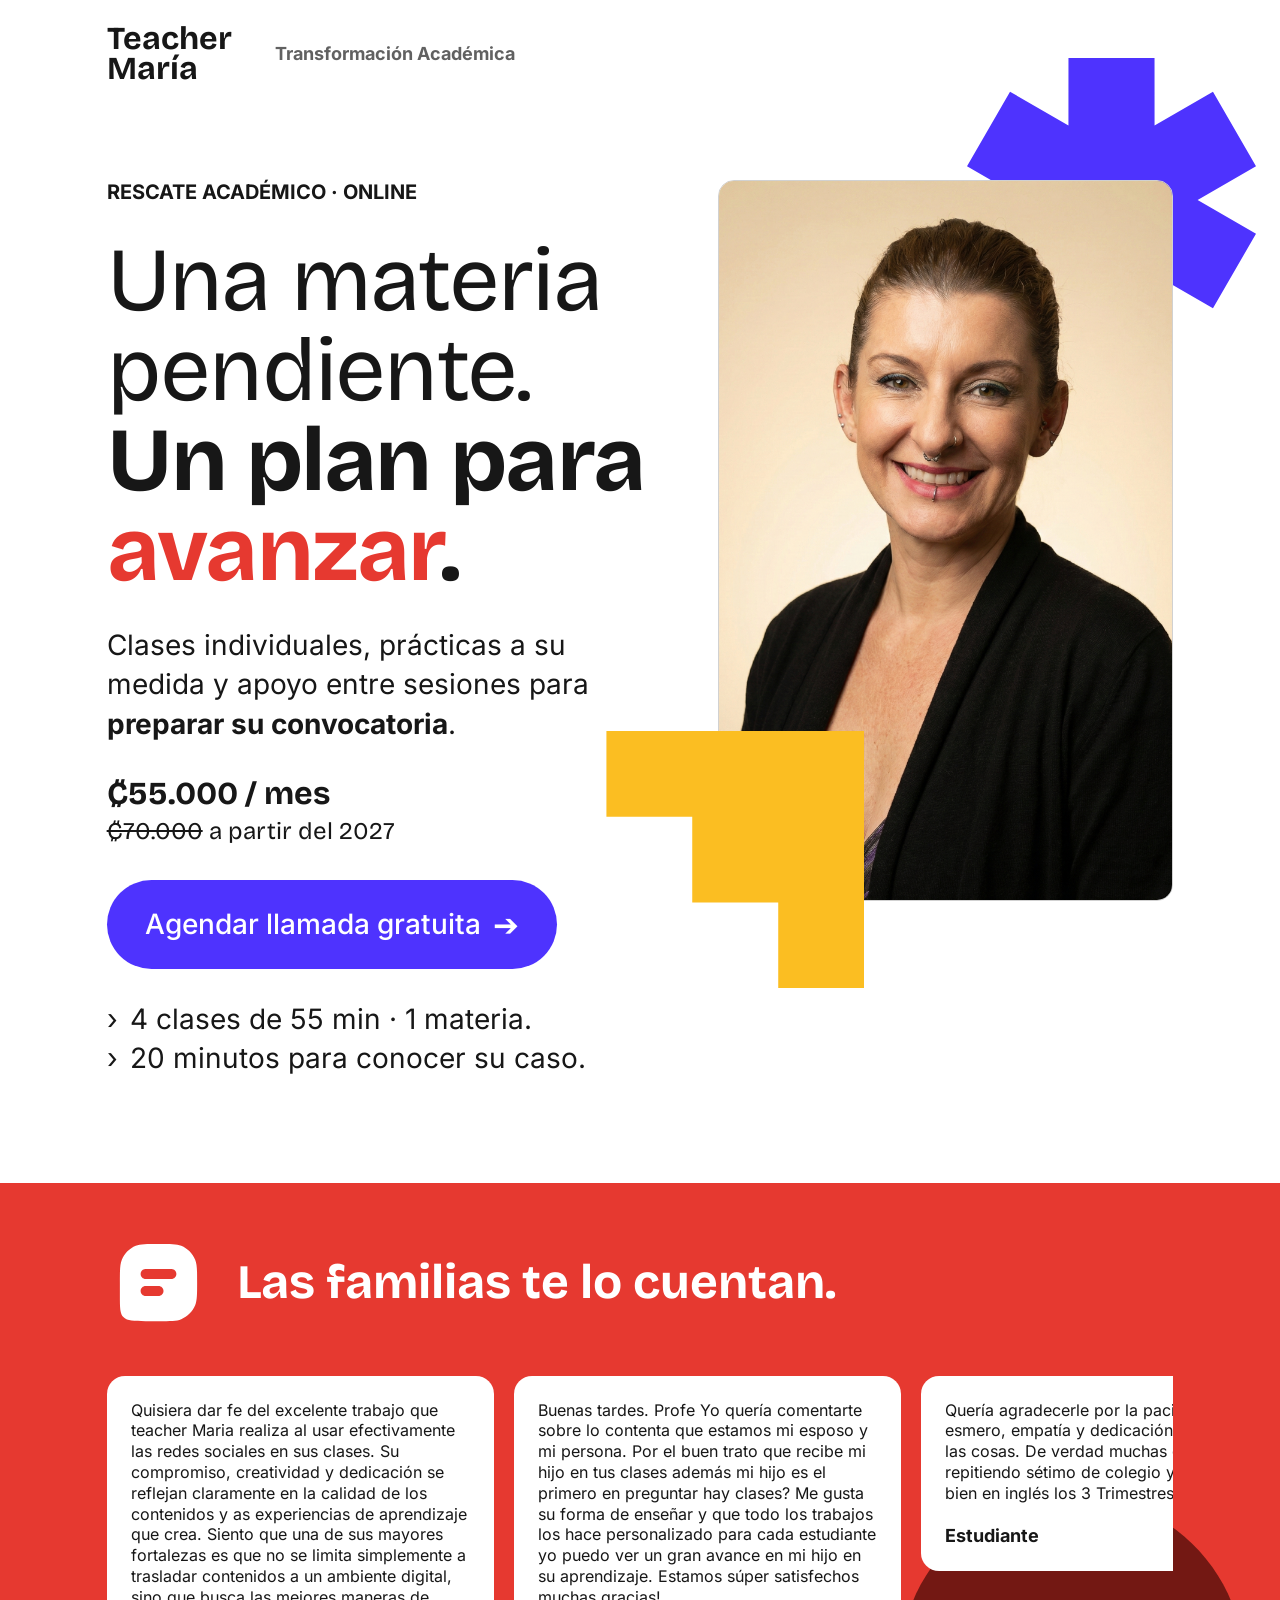
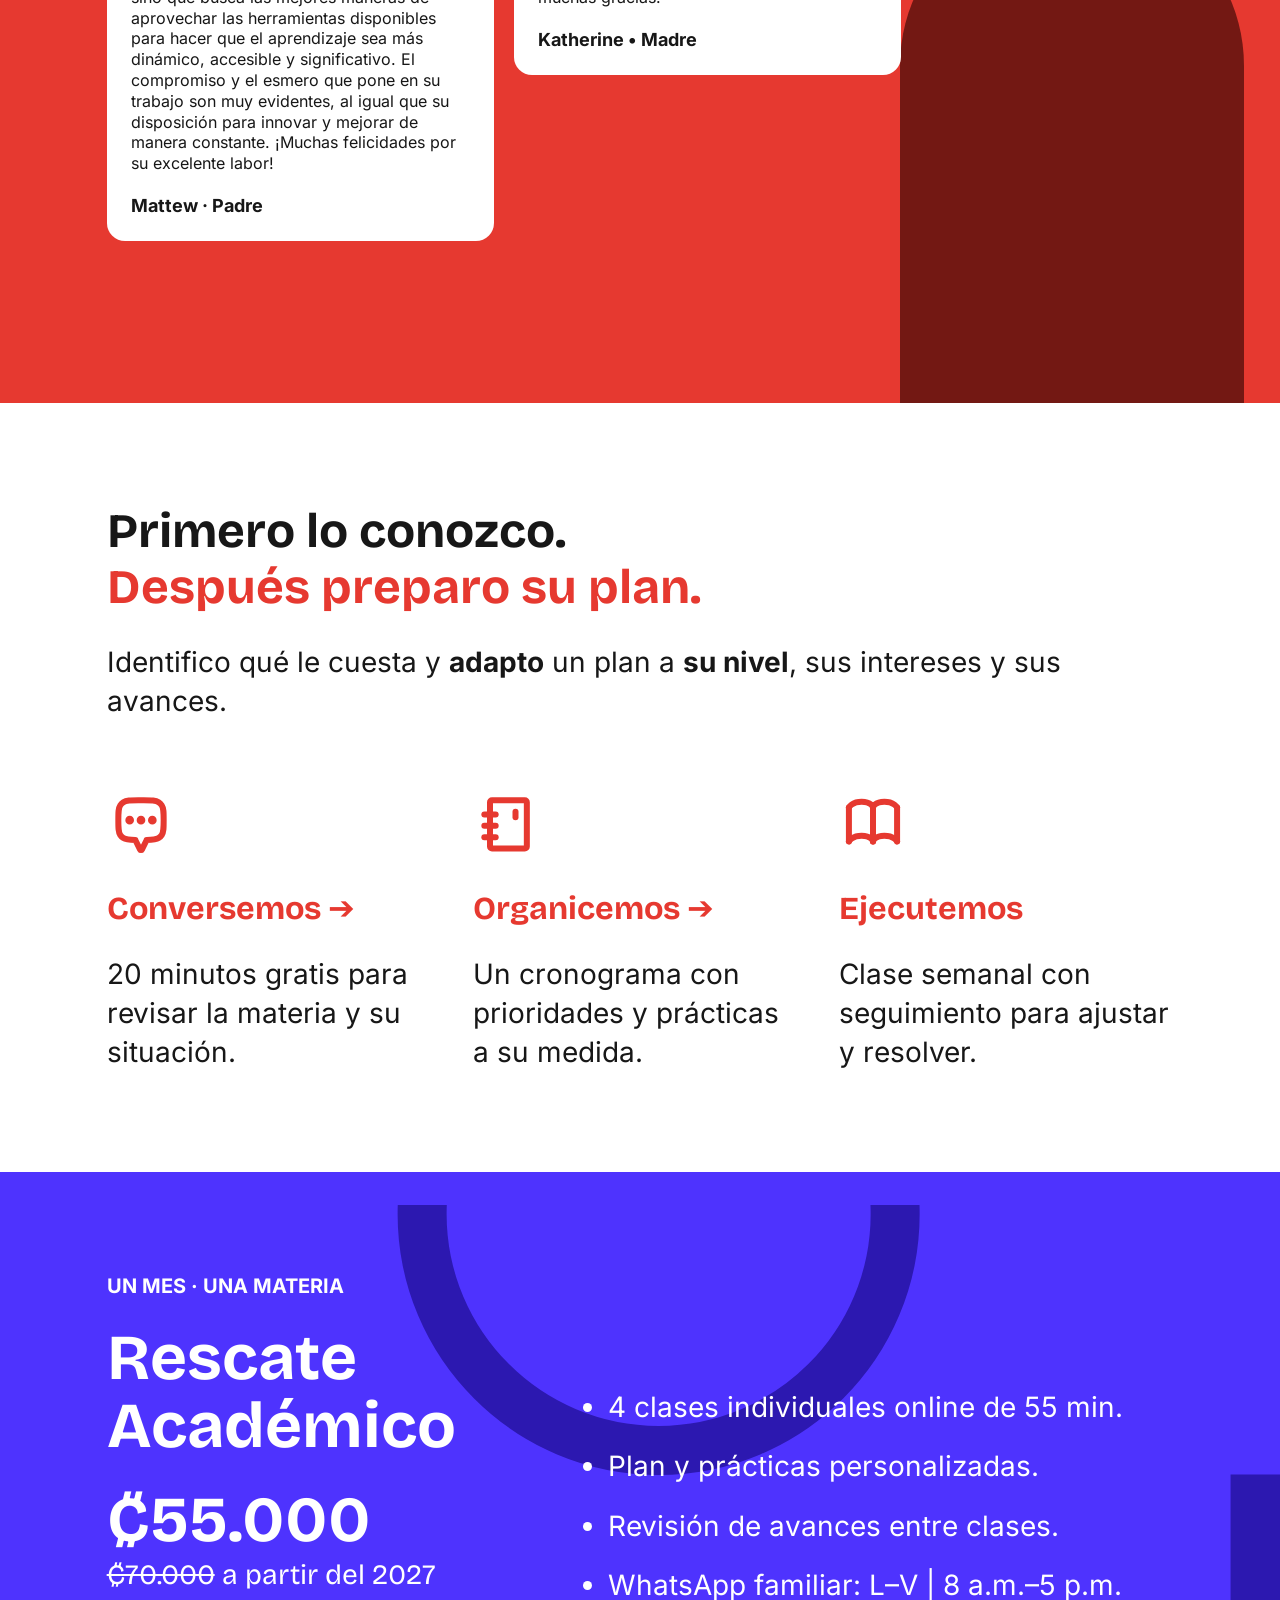
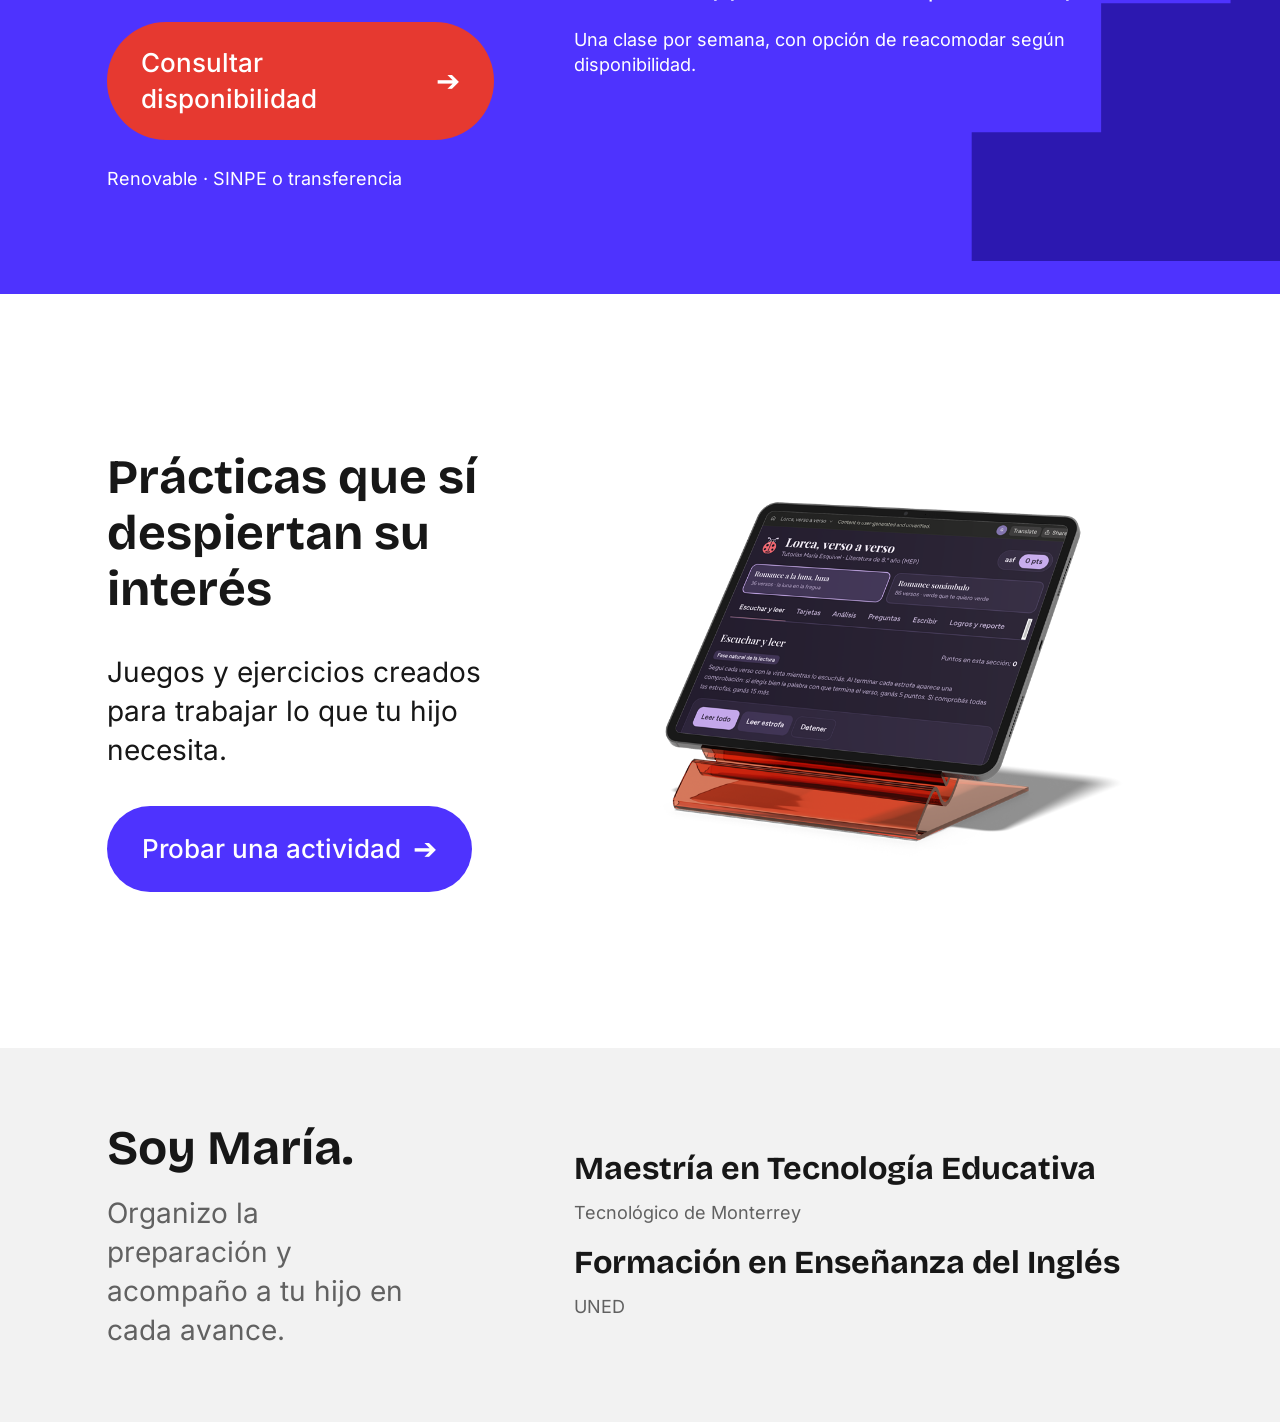
<file: index.html>
<!doctype html>
<html lang="es-CR">
<head>
  <meta charset="utf-8">
  <meta name="viewport" content="width=device-width, initial-scale=1">
  <meta name="theme-color" content="#4e33fe">
  <title>Teacher María · Rescate Académico</title>
  <meta name="description" content="Clases individuales online, prácticas a su medida y apoyo entre sesiones para preparar su convocatoria. Rescate Académico con Teacher María.">
  <meta property="og:title" content="Teacher María · Rescate Académico">
  <meta property="og:description" content="Una materia pendiente. Un plan para avanzar. Clases individuales online y prácticas personalizadas.">
  <meta property="og:type" content="website">
  <meta property="og:locale" content="es_CR">
  <link rel="preload" href="assets/fonts/bricolage-bold.ttf" as="font" type="font/ttf" crossorigin>
  <link rel="stylesheet" href="styles.css">
  <script src="script.js" defer></script>
</head>
<body>
  <a class="skip-link" href="#contenido">Saltar al contenido</a>
  <header class="site-header container">
    <a class="brand" href="./" aria-label="Teacher María, inicio">Teacher<br>María</a>
    <p class="brand-tagline">Transformación Académica</p>
  </header>
  <main id="contenido">
    <section class="hero" aria-labelledby="hero-title">
      <div class="hero-inner container">
        <div class="hero-copy">
          <p class="eyebrow">RESCATE ACADÉMICO · ONLINE</p>
          <h1 id="hero-title"><span class="hero-regular">Una materia<br>pendiente.</span><br>Un plan para<br><span class="red">avanzar</span>.</h1>
          <p class="hero-description">Clases individuales, prácticas a su medida y apoyo entre sesiones para <strong>preparar su convocatoria</strong>.</p>
          <div class="hero-price"><p class="current-price">₡55.000 / mes</p><p class="future-price"><s>₡70.000</s> a partir del 2027</p></div>
          <a class="button button-purple" href="https://wa.me/50663032871" target="_blank" rel="noopener noreferrer">Agendar llamada gratuita <span aria-hidden="true">➔</span></a>
          <ul class="hero-details"><li>4 clases de 55 min · 1 materia.</li><li>20 minutos para conocer su caso.</li></ul>
        </div>
        <div class="hero-visual">
          <div class="asterisk-position" aria-hidden="true"><img class="hero-asterisk" src="assets/images/asterisk.svg" alt="" width="289.048" height="284.064"></div>
          <img class="portrait" src="assets/images/maria.png" alt="María, docente de Rescate Académico" width="516" height="817" fetchpriority="high">
          <div class="stairs-position" aria-hidden="true"><div class="stairs-float"><img src="assets/images/stairs.svg" alt="" width="258.246" height="257.109"></div></div>
        </div>
      </div>
    </section>
    <section class="testimonials" aria-labelledby="familias-title">
      <div class="container testimonials-heading">
        <div class="section-title"><span class="testimonial-icon" aria-hidden="true"><img src="assets/images/chat-fill.svg" alt="" width="103" height="103"></span><h2 id="familias-title">Las familias te lo cuentan.</h2></div>
      </div>
      <div class="door-position" aria-hidden="true"><img src="assets/images/door.svg" alt="" width="343.575" height="508"></div>
      <div class="testimonial-window" tabindex="0" role="region" aria-label="Testimonios de familias.">
        <div class="testimonial-track">
          <div class="testimonial-group">
            <figure class="testimonial-card"><blockquote><p>Quisiera dar fe del excelente trabajo que teacher Maria realiza al usar efectivamente las redes sociales en sus clases. Su compromiso, creatividad y dedicación se reflejan claramente en la calidad de los contenidos y as experiencias de aprendizaje que crea. Siento que una de sus mayores fortalezas es que no se limita simplemente a trasladar contenidos a un ambiente digital, sino que busca las mejores maneras de aprovechar las herramientas disponibles para hacer que el aprendizaje sea más dinámico, accesible y significativo. El compromiso y el esmero que pone en su trabajo son muy evidentes, al igual que su disposición para innovar y mejorar de manera constante. ¡Muchas felicidades por su excelente labor!</p></blockquote><figcaption>Mattew · Padre</figcaption></figure>
            <figure class="testimonial-card"><blockquote><p>Buenas tardes. Profe Yo quería comentarte sobre lo contenta que estamos mi esposo y mi persona. Por el buen trato que recibe mi hijo en tus clases además mi hijo es el primero en preguntar hay clases? Me gusta su forma de enseñar y que todo los trabajos los hace personalizado para cada estudiante yo puedo ver un gran avance en mi hijo en su aprendizaje. Estamos súper satisfechos muchas gracias!</p></blockquote><figcaption>Katherine • Madre</figcaption></figure>
            <figure class="testimonial-card"><blockquote><p>Quería agradecerle por la paciencia, esmero, empatía y dedicación con que hace las cosas. De verdad muchas gracias, estoy repitiendo sétimo de colegio y este año voy bien en inglés los 3 Trimestres.</p></blockquote><figcaption>Estudiante</figcaption></figure>
            <figure class="testimonial-card"><blockquote><p>Una excelente Teacher hace la diferencia Quiero expresar mi más sincero agradecimiento y reconocimiento a Teacher María por el excelente trabajo que ha realizado con mi hija durante sus lecciones individuales. Su paciencia, dedicación, cariño y compromiso han sido fundamentales en el proceso de aprendizaje. Cada lección ha sido preparada con esmero, tomando en cuenta las necesidades y el ritmo de aprendizaje de la niña, logrando no solo avances académicos, sino también mayor confianza y motivación. Gracias por enseñar con vocación, por creer en sus capacidades y por acompañarla con tanta entrega en cada paso de este proceso. Sin duda, Teacher María es comprometida y dedicada, que recomiendo totalmente, cómo madre de familia.</p></blockquote><figcaption>Glenda • Madre</figcaption></figure>
            <figure class="testimonial-card"><blockquote><p>Mi experiencia con mi Teacher María, es la mejor. Me gustan muchísimo sus clases y, sobre todo, su forma de ser. Es divertida, atenta y muy paciente, que siempre busca que las lecciones sean diferentes, dinámicas y entretenidas. Me encanta que se adapte a la forma de aprender de cada estudiante y que haga que uno se sienta cómodo y con ganas de seguir aprendiendo. Cada clase es una experiencia bonita, porque además de aprender, disfruto mucho el tiempo que compartimos. Estoy muy agradecida por su dedicación, paciencia y por hacer que aprender sea algo tan divertido y especial. Yo la amo!!</p></blockquote><figcaption>Estudiante</figcaption></figure>
          </div>
        </div>
      </div>
    </section>
    <section class="method container section-space" aria-labelledby="method-title">
      <h2 id="method-title">Primero lo conozco.<br><span class="red">Después preparo su plan.</span></h2>
      <p class="method-description">Identifico qué le cuesta y <strong>adapto</strong> un plan a <strong>su nivel</strong>, sus intereses y sus avances.</p>
      <div class="steps">
        <article class="step"><div class="step-icon chat-motion" aria-hidden="true"><img src="assets/images/chat.svg" alt="" width="68" height="68"></div><h3>Conversemos <span aria-hidden="true">➔</span></h3><p>20 minutos gratis para revisar la materia y su situación.</p></article>
        <article class="step"><div class="step-icon notebook-motion" aria-hidden="true"><img src="assets/images/notebook.svg" alt="" width="68" height="68"></div><h3>Organicemos <span aria-hidden="true">➔</span></h3><p>Un cronograma con prioridades y prácticas<br class="desktop-break"> a su medida.</p></article>
        <article class="step"><div class="step-icon book-motion" aria-hidden="true"><img src="assets/images/book.svg" alt="" width="68" height="68"></div><h3>Ejecutemos</h3><p>Clase semanal con seguimiento para ajustar y resolver.</p></article>
      </div>
    </section>
    <section class="program" aria-labelledby="program-title">
      <div class="program-art" aria-hidden="true"><img src="assets/images/program-background.svg" alt="" width="1440" height="656"></div>
      <div class="container program-inner">
        <div class="program-price"><p class="eyebrow">UN MES · UNA MATERIA</p><h2 id="program-title">Rescate<br>Académico</h2><div><p class="program-amount">₡55.000</p><p class="future-price"><s>₡70.000</s> a partir del 2027</p></div><a class="button button-red" href="https://wa.me/50663032871" target="_blank" rel="noopener noreferrer">Consultar disponibilidad <span aria-hidden="true">➔</span></a><p class="small">Renovable · SINPE o transferencia</p></div>
        <div class="program-benefits"><ul><li>4 clases individuales online de 55 min.</li><li>Plan y prácticas personalizadas.</li><li>Revisión de avances entre clases.</li><li>WhatsApp familiar: L–V | 8 a.m.–5 p.m.</li></ul><p class="small">Una clase por semana, con opción de reacomodar según disponibilidad.</p></div>
      </div>
    </section>
    <section class="demo container section-space" aria-labelledby="demo-title">
      <div class="demo-copy"><h2 id="demo-title">Prácticas que sí<br>despiertan su<br>interés</h2><p>Juegos y ejercicios creados para trabajar lo que tu hijo necesita.</p>
        <!-- ACTIVIDAD_URL: reemplazar ÚNICAMENTE el href por la URL definitiva de la actividad. -->
        <a class="button button-purple" id="activity-link" href="https://www.teachermaria.co/ejemplo">Probar una actividad <span aria-hidden="true">➔</span></a>
      </div>
      <div class="demo-visual"><img src="assets/images/activity.png" alt="Vista de una actividad interactiva en una tableta con soporte naranja" width="1280" height="853" loading="lazy"></div>
    </section>
    <section class="about" aria-labelledby="about-title"><div class="container about-inner"><div class="about-copy"><h2 id="about-title">Soy María.</h2><p>Organizo la preparación y acompaño a tu hijo en cada avance.</p></div><div class="credentials"><div><h3>Maestría en Tecnología Educativa</h3><p>Tecnológico de Monterrey</p></div><div><h3>Formación en Enseñanza del Inglés</h3><p>UNED</p></div></div></div></section>
  </main>
</body>
</html>
</file>
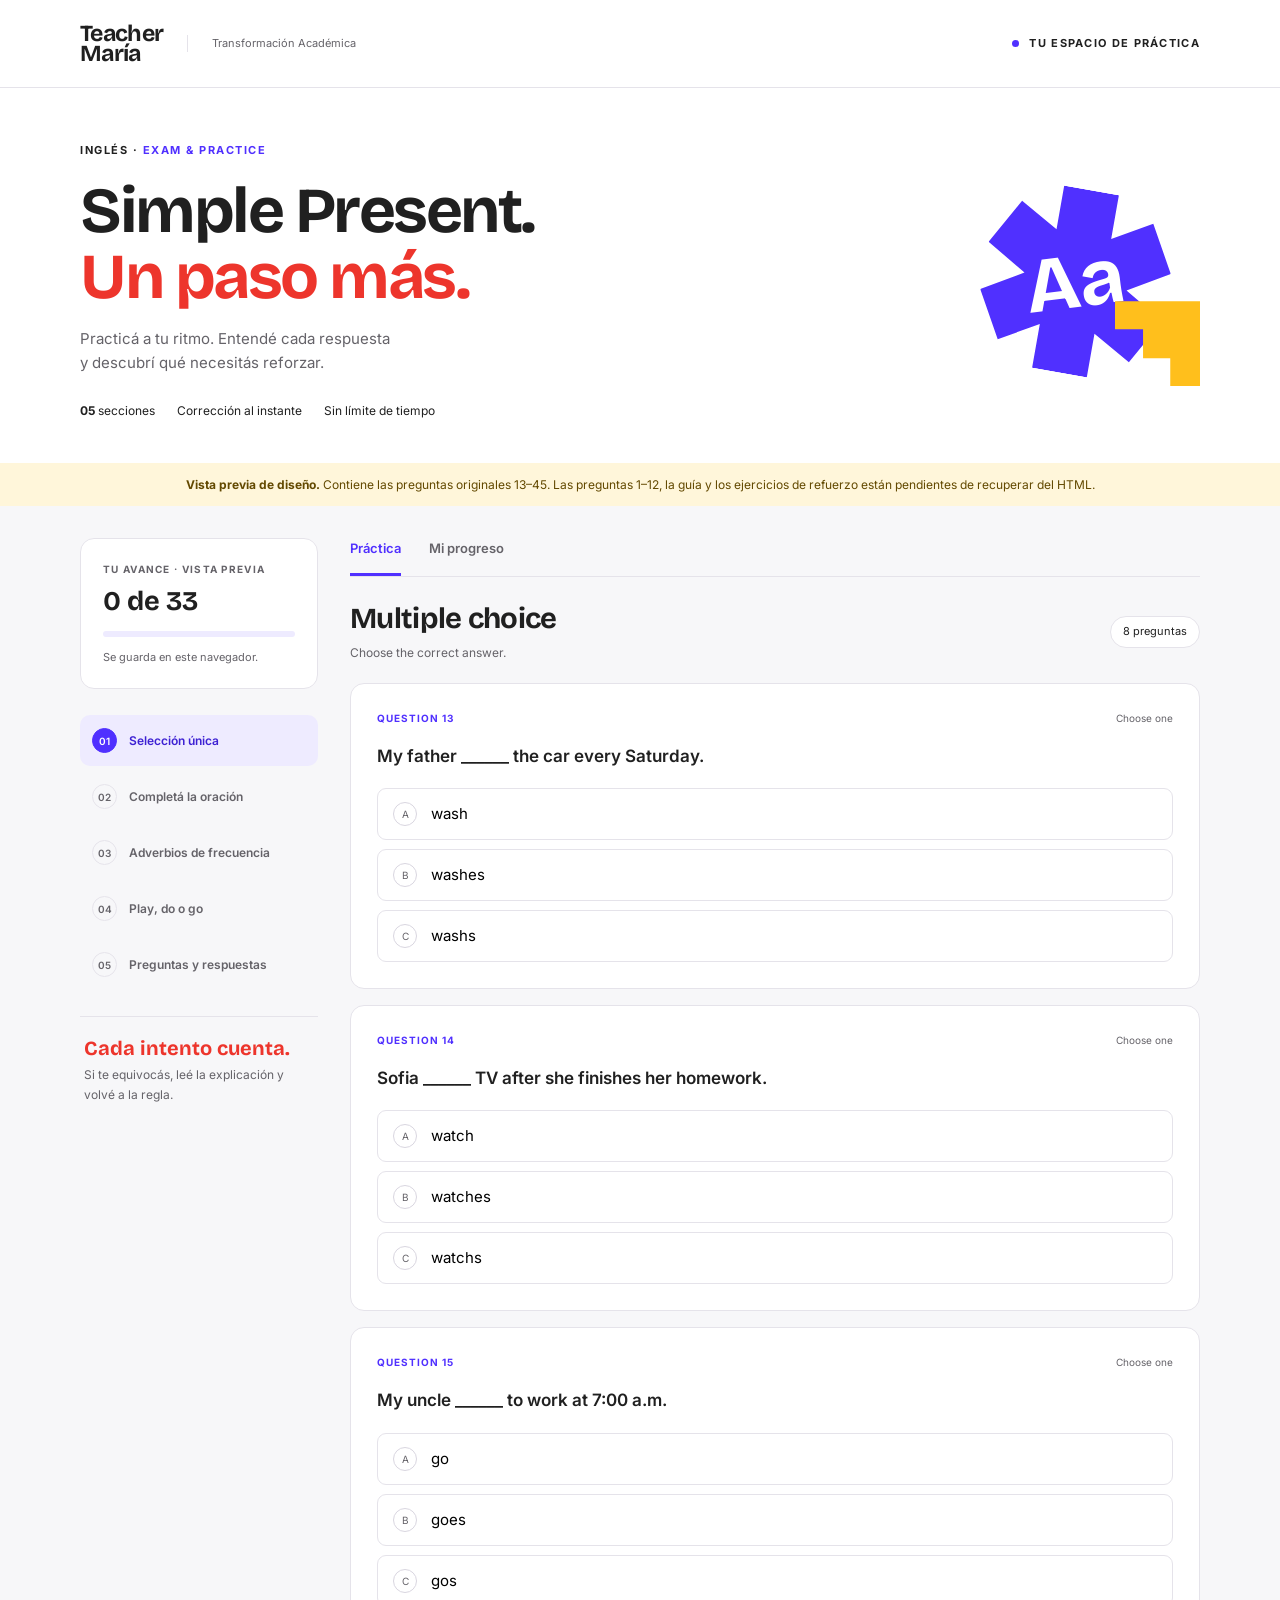
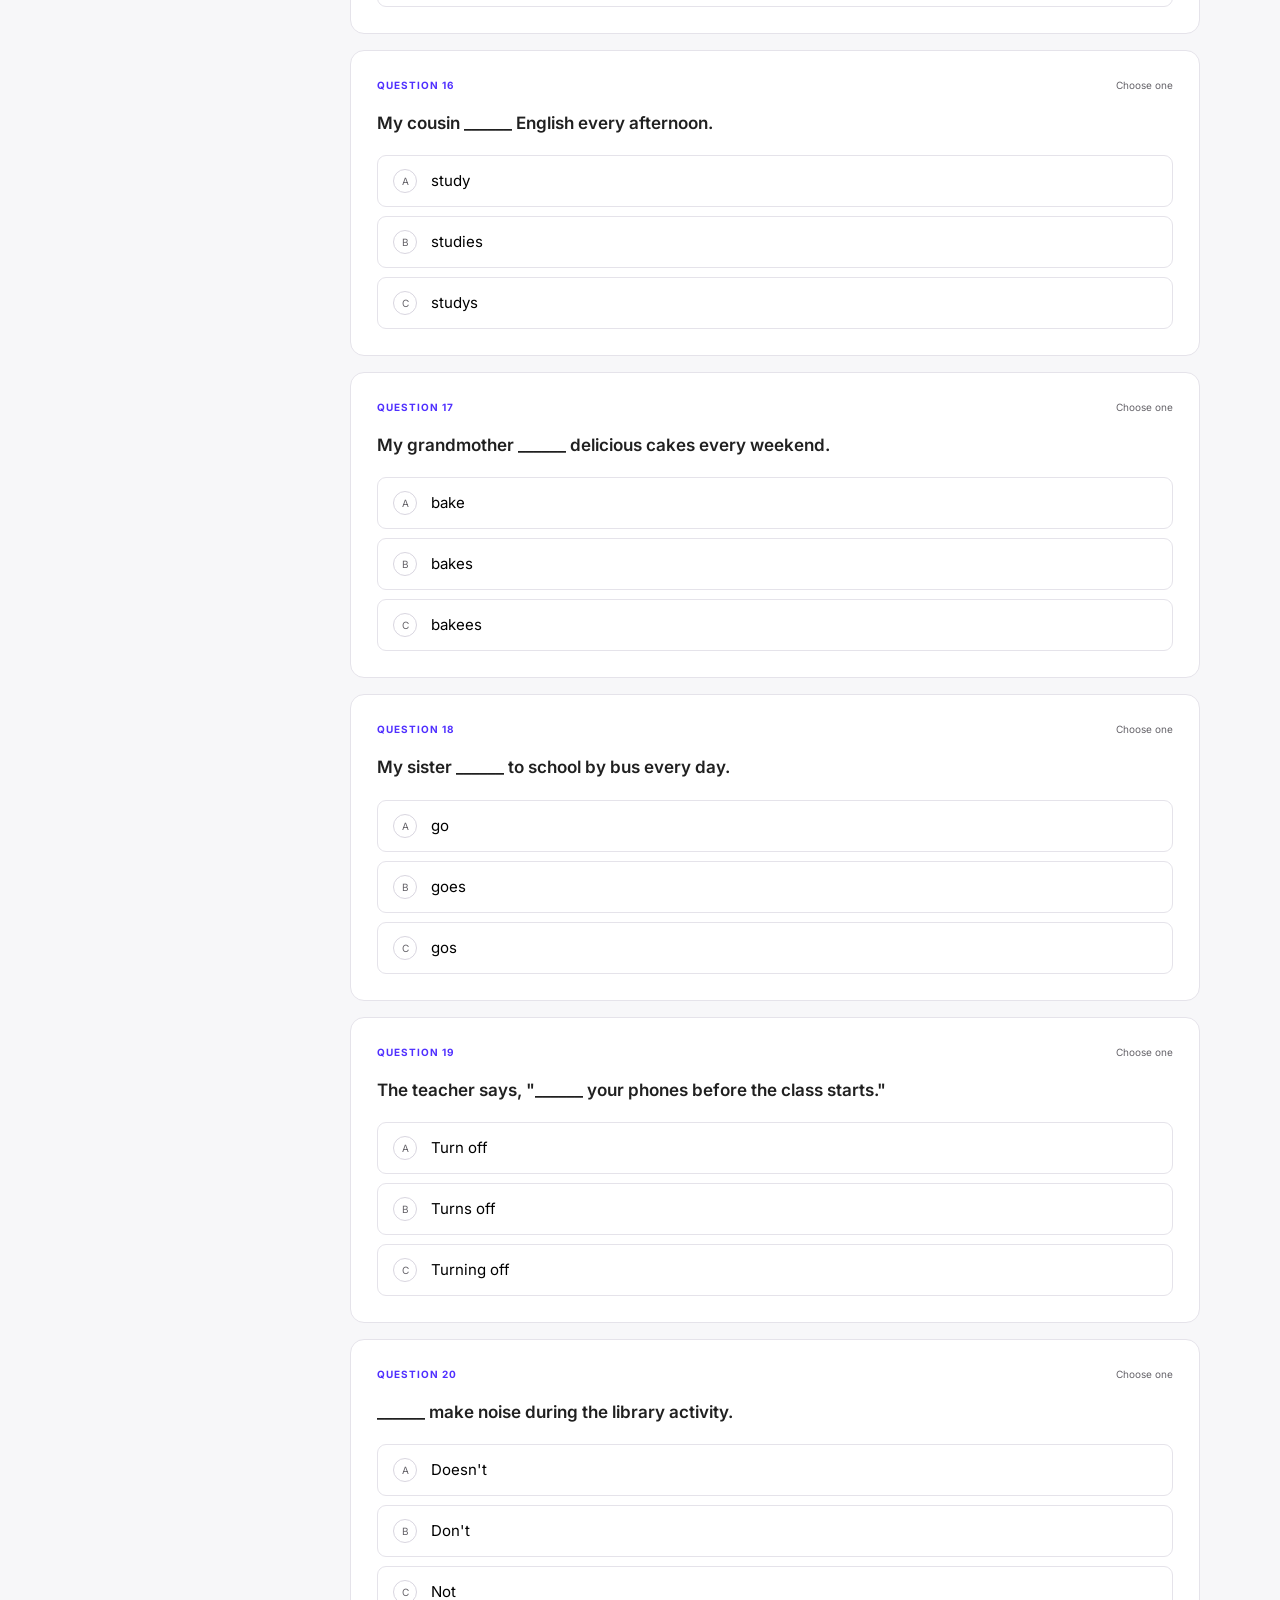
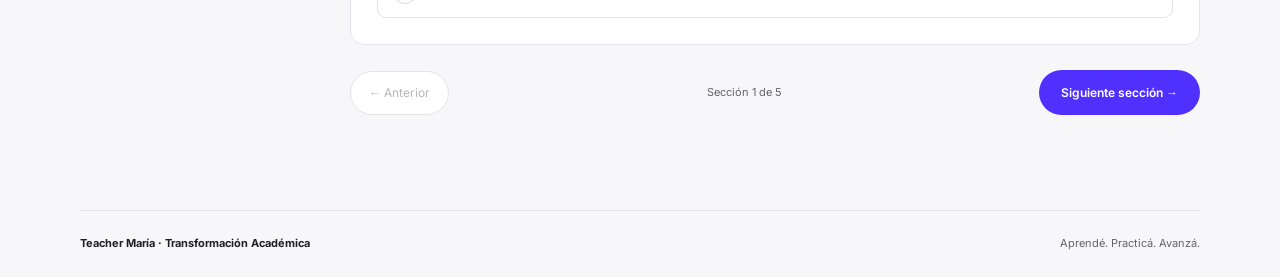
<file: ejemplo/index.html>
<!doctype html><html lang="es"><head><meta charset="utf-8"><meta name="viewport" content="width=device-width,initial-scale=1"><title>Simple Present · Teacher María</title><style>
@font-face{font-family:Bricolage;src:url([data-uri]) format('truetype');font-weight:700;font-display:swap}@font-face{font-family:Inter;src:url([data-uri]) format('woff2');font-weight:100 900;font-display:swap}
:root{--purple:#5030ff;--red:#ed352c;--yellow:#ffbf1c;--ink:#202020;--muted:#656369;--line:#e5e3ea;--paper:#f7f7f9;--green:#17683f}*{box-sizing:border-box}body{margin:0;font:15px/1.6 Inter,Arial,sans-serif;color:var(--ink);background:var(--paper)}button,input{font:inherit}button,a,input{touch-action:manipulation}button{cursor:pointer}button:disabled{cursor:default}a{color:inherit}button:focus-visible,a:focus-visible,input:focus-visible,summary:focus-visible{outline:3px solid var(--purple);outline-offset:4px}.skip{position:absolute;left:16px;top:-100px;background:white;padding:12px;z-index:20}.skip:focus{top:10px}.top{height:88px;background:white;border-bottom:1px solid var(--line)}.topinner{max-width:1200px;padding:0 40px;margin:auto;height:100%;display:flex;align-items:center;justify-content:space-between}.brand{display:flex;align-items:center;gap:24px;text-decoration:none}.wordmark{font:700 23px/.86 Bricolage,Arial;letter-spacing:-.7px}.tagline{font-size:11px;color:var(--muted);border-left:1px solid var(--line);padding-left:24px}.online{font-size:11px;letter-spacing:1.3px;font-weight:700;display:flex;gap:10px;align-items:center}.online:before{content:'';width:7px;height:7px;border-radius:50%;background:var(--purple)}.hero{background:white;overflow:hidden}.heroinner{max-width:1200px;margin:auto;padding:54px 40px 42px;position:relative;display:flex;justify-content:space-between;align-items:center;gap:40px}.eyebrow{font-size:11px;font-weight:700;letter-spacing:1.5px;text-transform:uppercase;margin:0 0 18px}.eyebrow span{color:var(--purple)}h1{font:700 clamp(44px,5vw,65px)/1.03 Bricolage,Arial;letter-spacing:-2.5px;margin:0 0 18px}h1 span{color:var(--red)}.intro{color:var(--muted);max-width:470px;margin:0}.hero-art{width:250px;height:210px;position:relative;flex:none;display:grid;place-items:center}.asterisk{position:absolute;width:185px;height:185px;background:var(--purple);clip-path:polygon(35% 0,65% 0,65% 24%,86% 12%,100% 37%,78% 50%,100% 63%,86% 88%,65% 76%,65% 100%,35% 100%,35% 76%,14% 88%,0 63%,22% 50%,0 37%,14% 12%,35% 24%);transform:rotate(10deg)}.hero-art .letter{position:relative;color:white;font:700 78px Bricolage;transform:rotate(-7deg)}.stepshape{position:absolute;width:85px;height:85px;right:0;bottom:0;background:var(--yellow);clip-path:polygon(0 0,100% 0,100% 100%,65% 100%,65% 67%,33% 67%,33% 33%,0 33%)}.meta{display:flex;gap:22px;margin-top:26px;font-size:12px}.meta b{font-weight:700}.notice{background:#fff6da;color:#634900;font-size:12px;padding:12px 40px;text-align:center}.layout{max-width:1200px;margin:32px auto 70px;padding:0 40px;display:grid;grid-template-columns:238px minmax(0,1fr);gap:32px}aside{align-self:start;position:sticky;top:24px}.sidebox{background:white;border:1px solid var(--line);border-radius:14px;padding:22px}.smalltitle{font-size:10px;letter-spacing:1.3px;color:var(--muted);font-weight:700;text-transform:uppercase}.sidebox h2{font:700 27px Bricolage;margin:8px 0 14px}.track{height:6px;border-radius:8px;background:#eeebff;overflow:hidden}.track span{display:block;height:100%;background:var(--purple);transition:width .2s}.save{font-size:11px;color:var(--muted);margin:12px 0 0}.sections{margin:26px 0;display:grid;gap:5px}.section{border:0;background:transparent;display:flex;align-items:center;text-align:left;gap:12px;width:100%;padding:13px 12px;border-radius:10px;font-size:12px;font-weight:600;color:var(--muted)}.section .num{font-size:10px;border:1px solid var(--line);height:25px;width:25px;border-radius:50%;display:grid;place-items:center;flex:none}.section[aria-current=true]{background:#eeebff;color:#3d21d3}.section[aria-current=true] .num{background:var(--purple);color:white;border-color:var(--purple)}.section:hover{background:#eeebff}.support{border-top:1px solid var(--line);padding:19px 4px;font-size:12px;color:var(--muted)}.support strong{display:block;color:var(--red);font:700 20px Bricolage;margin-bottom:5px}.tabs{display:flex;border-bottom:1px solid var(--line);gap:28px;margin-bottom:25px}.tab{border:0;border-bottom:3px solid transparent;padding:0 0 14px;background:transparent;color:var(--muted);font-size:13px;font-weight:600}.tab[aria-selected=true]{border-color:var(--purple);color:var(--purple)}.panel[hidden]{display:none}.sectionhead{display:flex;justify-content:space-between;align-items:center;gap:16px;margin-bottom:20px}.sectionhead h2{font:700 29px/1.2 Bricolage;letter-spacing:-.7px;margin:0 0 7px}.sectionhead p{margin:0;color:var(--muted);font-size:12px}.pill{font-size:11px;background:white;border:1px solid var(--line);border-radius:40px;padding:6px 12px;white-space:nowrap}.card{background:white;border:1px solid var(--line);border-radius:14px;padding:26px;margin:0 0 16px}.qtop{display:flex;justify-content:space-between;align-items:center;margin-bottom:17px}.qno{color:var(--purple);font-size:10px;font-weight:700;letter-spacing:1px}.qtype{font-size:10px;color:var(--muted)}.question{font-size:17px;font-weight:600;line-height:1.55;margin:0 0 19px}.options{display:grid;gap:9px}.option{display:flex;gap:14px;align-items:center;text-align:left;background:white;border:1px solid var(--line);border-radius:9px;padding:13px 15px;min-height:49px}.option .abc{border:1px solid #d9d6e0;border-radius:50%;width:24px;height:24px;font-size:10px;display:grid;place-items:center;flex:none;color:var(--muted)}.option:hover:not(:disabled){border-color:var(--purple);background:#f8f6ff}.option.correct{border-color:var(--green);background:#edf8f0}.option.wrong{border-color:#b42a24;background:#fff0ee}.option.correct .abc{background:var(--green);border-color:var(--green);color:white}.option.wrong .abc{background:#b42a24;color:white;border-color:#b42a24}.answerrow{display:flex;gap:10px;flex-wrap:wrap}input{min-width:0;width:100%;flex:1 1 180px;border:1px solid #c8c5d0;background:#fcfcfd;border-radius:8px;padding:13px 15px;color:var(--ink)}input:disabled{color:var(--ink);background:#f4f3f6}.primary{background:var(--purple);color:white;border:0;border-radius:30px;padding:12px 22px;font-size:12px;font-weight:600;min-height:45px}.primary:hover{background:#3c1bdc}.primary:disabled{opacity:.55}.secondary{border:1px solid var(--line);background:white;border-radius:30px;padding:11px 18px;font-size:12px;min-height:44px}.feedback{margin-top:18px;border-radius:8px;padding:16px;font-size:13px;line-height:1.7;background:#fff0ee;border-left:3px solid #b42a24}.feedback.good{background:#edf8f0;border-color:var(--green)}.feedback p{margin:8px 0 0}.model{border-top:1px solid #d9d5dd;margin-top:12px;padding-top:10px}.reviewrule{margin-top:10px}.reviewrule summary{font-size:12px;font-weight:600;cursor:pointer}.pager{display:flex;justify-content:space-between;align-items:center;gap:12px;margin:25px 0}.pager span{font-size:11px;color:var(--muted)}.resultgrid{display:grid;grid-template-columns:1fr 1fr;gap:16px;margin-bottom:20px}.stat{padding:24px;border-radius:12px;background:var(--purple);color:white}.stat:nth-child(2){background:var(--yellow);color:var(--ink)}.stat strong{font:700 44px Bricolage;display:block}.stat span{font-size:12px}table{width:100%;border-collapse:collapse;font-size:12px}th,td{text-align:left;padding:14px 4px;border-bottom:1px solid var(--line)}th{color:var(--muted);font-size:10px;text-transform:uppercase;letter-spacing:1px}.resultsnote{font-size:12px;color:var(--muted)}.empty{padding:35px;text-align:center;color:var(--muted);font-size:13px}footer{max-width:1120px;margin:auto;padding:24px 0;border-top:1px solid var(--line);display:flex;justify-content:space-between;font-size:11px;color:var(--muted)}footer b{color:var(--ink)}dialog{max-width:420px;border:1px solid var(--line);border-radius:16px;padding:28px}dialog::backdrop{background:#16132688}dialog h2{font:700 27px Bricolage;margin-top:0}dialog p{font-size:13px;color:var(--muted)}dialog .actions{display:flex;gap:10px;margin-top:20px}.sr{position:absolute;width:1px;height:1px;padding:0;margin:-1px;overflow:hidden;clip:rect(0,0,0,0);white-space:nowrap;border:0}
@media(max-width:760px){.top{height:75px}.topinner{padding:0 22px}.tagline{display:none}.online{font-size:9px}.heroinner{padding:35px 22px 30px;gap:8px}.hero-art{width:105px;height:135px}.asterisk{width:100px;height:100px}.hero-art .letter{font-size:45px}.stepshape{width:46px;height:46px}h1{font-size:43px;letter-spacing:-1.6px}.intro{font-size:13px}.meta{gap:14px;font-size:10px;flex-wrap:wrap}.layout{padding:0 20px;display:block;margin-top:22px}aside{position:static}.sidebox{padding:16px}.sidebox h2{font-size:23px;display:inline-block;margin:3px 0 8px}.save{margin-top:8px}.sections{display:flex;overflow:auto;margin:14px -20px 22px;padding:0 20px 8px;gap:8px}.section{width:auto;flex:none;background:white;border:1px solid var(--line);padding:10px;font-size:11px}.section .num{width:21px;height:21px}.support{display:none}.tabs{gap:26px}.sectionhead h2{font-size:25px}.card{padding:20px}.question{font-size:16px}.notice{padding:10px 20px;text-align:left;font-size:11px}footer{margin:0 20px;gap:20px}.resultgrid{gap:10px}.stat{padding:17px}.stat strong{font-size:35px}}@media(max-width:380px){.hero-art{display:none}.topinner{padding:0 20px}.online{letter-spacing:.5px}.pager span{display:none}}@media(prefers-reduced-motion:reduce){*{transition:none!important;scroll-behavior:auto!important}}
</style></head><body><a class="skip" href="#main">Ir a la práctica</a><header class="top"><div class="topinner"><a class="brand" href="#"><span class="wordmark">Teacher<br>María</span><span class="tagline">Transformación Académica</span></a><span class="online">TU ESPACIO DE PRÁCTICA</span></div></header><section class="hero"><div class="heroinner"><div><p class="eyebrow">INGLÉS · <span>EXAM & PRACTICE</span></p><h1>Simple Present.<br><span>Un paso más.</span></h1><p class="intro">Practicá a tu ritmo. Entendé cada respuesta<br>y descubrí qué necesitás reforzar.</p><div class="meta"><span><b>05</b> secciones</span><span>Corrección al instante</span><span>Sin límite de tiempo</span></div></div><div class="hero-art" aria-hidden="true"><div class="asterisk"></div><span class="letter">Aa</span><div class="stepshape"></div></div></div></section><div class="notice"><b>Vista previa de diseño.</b> Contiene las preguntas originales 13–45. Las preguntas 1–12, la guía y los ejercicios de refuerzo están pendientes de recuperar del HTML.</div><div class="layout"><aside><div class="sidebox"><div class="smalltitle">TU AVANCE · VISTA PREVIA</div><h2 id="progresslabel">0 de 33</h2><div class="track" role="progressbar" aria-label="Preguntas respondidas" aria-valuemin="0" aria-valuemax="33" aria-valuenow="0"><span id="progress" style="width:0%"></span></div><p class="save" id="savestatus">Se guarda en este navegador.</p></div><nav class="sections" aria-label="Secciones de la práctica" id="sections"></nav><div class="support"><strong>Cada intento cuenta.</strong>Si te equivocás, leé la explicación y volvé a la regla.</div></aside><main id="main"><div class="tabs" role="tablist" aria-label="Vistas"><button class="tab" id="tab-practice" role="tab" aria-selected="true" aria-controls="practice" data-view="practice">Práctica</button><button class="tab" id="tab-results" role="tab" aria-selected="false" aria-controls="results" data-view="results" tabindex="-1">Mi progreso</button></div><section id="practice" class="panel" role="tabpanel" aria-labelledby="tab-practice"><div class="sectionhead"><div><h2 id="sectiontitle"></h2><p id="sectionintro"></p></div><span class="pill" id="sectioncount"></span></div><div id="questions" lang="en"></div><div class="pager"><button class="secondary" id="prev">← Anterior</button><span id="pagecount"></span><button class="primary" id="next">Siguiente sección →</button></div></section><section id="results" class="panel" role="tabpanel" aria-labelledby="tab-results" hidden><div class="sectionhead"><div><h2>Así vas avanzando.</h2><p>Cada respuesta te muestra dónde seguir.</p></div></div><div class="resultgrid"><div class="stat"><strong id="correct">0</strong><span>Aciertos al primer intento</span></div><div class="stat"><strong id="percentage">—</strong><span>De las preguntas respondidas</span></div></div><div class="card"><table><thead><tr><th>Sección</th><th>Aciertos / respondidas</th></tr></thead><tbody id="breakdown"></tbody></table><p class="resultsnote">Resultado parcial sobre las 33 preguntas disponibles. Las respuestas abiertas reciben una revisión orientativa por patrones; Teacher María puede revisarlas.</p></div><div class="card"><h3>Para seguir practicando</h3><div id="advice"></div></div><button class="secondary" id="reset">Reiniciar mi práctica</button></section></main></div><footer><b>Teacher María · Transformación Académica</b><span>Aprendé. Practicá. Avanzá.</span></footer><dialog id="resetdialog"><h2>¿Empezamos de nuevo?</h2><p>Se borrarán las respuestas y el progreso de esta vista previa en este navegador.</p><div class="actions"><button class="secondary" id="cancelreset">Seguir practicando</button><button class="primary" id="confirmreset">Sí, reiniciar</button></div></dialog><div id="live" class="sr" role="status" aria-live="polite"></div><script>
const Q = [
{p:"Part I. Multiple Choice",n:13,t:"mc",text:"My father ______ the car every Saturday.",o:["wash","washes","washs"],c:1,d:"spell",
 e:"He + wash → verbs ending in -sh take <b>-es</b>: <b>washes</b>. 'Washs' does not exist."},
{p:"Part I. Multiple Choice",n:14,t:"mc",text:"Sofia ______ TV after she finishes her homework.",o:["watch","watches","watchs"],c:1,d:"spell",
 e:"She + watch → -ch takes <b>-es</b>: <b>watches</b>."},
{p:"Part I. Multiple Choice",n:15,t:"mc",text:"My uncle ______ to work at 7:00 a.m.",o:["go","goes","gos"],c:1,d:"spell",
 e:"He + go → <b>goes</b>. Verbs ending in -o take -es."},
{p:"Part I. Multiple Choice",n:16,t:"mc",text:"My cousin ______ English every afternoon.",o:["study","studies","studys"],c:1,d:"spell",
 e:"Consonant + y → y becomes <b>ies</b>: <b>studies</b>."},
{p:"Part I. Multiple Choice",n:17,t:"mc",text:"My grandmother ______ delicious cakes every weekend.",o:["bake","bakes","bakees"],c:1,d:"thirds",
 e:"She → simply add -s: <b>bakes</b>."},
{p:"Part I. Multiple Choice",n:18,t:"mc",text:"My sister ______ to school by bus every day.",o:["go","goes","gos"],c:1,d:"spell",
 e:"She + go → <b>goes</b>."},
{p:"Part I. Multiple Choice",n:19,t:"mc",text:"The teacher says, \"______ your phones before the class starts.\"",o:["Turn off","Turns off","Turning off"],c:0,d:"imper",
 e:"The teacher is giving an order → imperative, base verb: <b>Turn off</b>."},
{p:"Part I. Multiple Choice",n:20,t:"mc",text:"______ make noise during the library activity.",o:["Doesn't","Don't","Not"],c:1,d:"imper",
 e:"Negative imperative → <b>Don't</b> make noise."},

/* PART II */
{p:"Part II. Complete the Sentences",n:21,t:"fill",text:"My family ____________ (watch) fireworks on Independence Day.",
 b:[["watches"]],d:"spell",e:"<b>My family</b> is one group = it → watch + <b>es</b> (-ch ending) = <b>watches</b>."},
{p:"Part II. Complete the Sentences",n:22,t:"fill",text:"Sarah ____________ (not / like) basketball.",
 b:[["doesn't like","does not like"]],d:"neg",e:"Sarah = she → <b>doesn't like</b>. Not 'don't like', and the main verb keeps no -s."},
{p:"Part II. Complete the Sentences",n:23,t:"fill",text:"__________ your friends __________ (celebrate) Halloween?",
 b:[["do"],["celebrate"]],d:"question",e:"Your friends = they → <b>Do</b> … <b>celebrate</b>? The main verb stays in the base form."},
{p:"Part II. Complete the Sentences",n:24,t:"fill",text:"My father ____________ (wash) the car every Saturday.",
 b:[["washes"]],d:"spell",e:"He + wash → <b>washes</b> (-sh takes -es)."},
{p:"Part II. Complete the Sentences",n:25,t:"fill",text:"We ____________ (visit) our grandparents at Christmas.",
 b:[["visit"]],d:"plural",e:"<b>We</b> → base form <b>visit</b>, no -s."},
{p:"Part II. Complete the Sentences",n:26,t:"fill",text:"My mother ____________ shopping every Friday. (go)",
 b:[["goes"]],d:"spell",e:"She + go → <b>goes</b> shopping."},
{p:"Part II. Complete the Sentences",n:27,t:"fill",text:"I never ____________ TV in the morning. (watch)",
 b:[["watch"]],d:"plural",e:"<b>I</b> never takes -s: <b>watch</b>. The adverb 'never' does not change the verb form."},
{p:"Part II. Complete the Sentences",n:28,t:"fill",text:"She ____________ her new notebook. (not / like)",
 b:[["doesn't like","does not like"]],d:"neg",e:"She → <b>doesn't like</b>."},
{p:"Part II. Complete the Sentences",n:29,t:"fill",text:"Fred ____________ football every Saturday. (play)",
 b:[["plays"]],d:"thirds",e:"Fred = he → <b>plays</b>."},
{p:"Part II. Complete the Sentences",n:30,t:"fill",text:"Hannah and Betty often ____________ pizza. (eat)",
 b:[["eat"]],d:"plural",e:"Two people = they → base form <b>eat</b>. 'Eating' is a different tense."},

/* PART III */
{p:"Part III. Adverbs of Frequency",n:31,t:"rw",text:"I play tennis after school. <i>(usually)</i>",
 b:[["i usually play tennis after school","usually i play tennis after school"]],d:"adverb",
 e:"The adverb goes <b>before the main verb</b>: <b>I usually play tennis after school.</b>"},
{p:"Part III. Adverbs of Frequency",n:32,t:"rw",text:"She is late for class. <i>(never)</i>",
 b:[["she is never late for class"]],d:"adverb",
 e:"With the verb <b>be</b>, the adverb goes <b>after</b> it: <b>She is never late for class.</b>"},
{p:"Part III. Adverbs of Frequency",n:33,t:"rw",text:"They celebrate Christmas with their grandparents. <i>(always)</i>",
 b:[["they always celebrate christmas with their grandparents"]],d:"adverb",
 e:"<b>They always celebrate Christmas with their grandparents.</b> Watch the spelling of <i>their</i> and <i>grandparents</i>."},
{p:"Part III. Adverbs of Frequency",n:34,t:"rw",text:"My brother goes cycling on weekends. <i>(often)</i>",
 b:[["my brother often goes cycling on weekends"]],d:"adverb",
 e:"<b>My brother often goes cycling on weekends.</b> 'Often' comes before the main verb 'goes'."},
{p:"Part III. Adverbs of Frequency",n:35,t:"rw",text:"I play board games at home. <i>(sometimes)</i>",
 b:[["i sometimes play board games at home","sometimes i play board games at home"]],d:"adverb",
 e:"<b>I sometimes play board games at home.</b> With <i>sometimes</i> you can also start the sentence. Never put it between the verb and its object."},

/* PART IV */
{p:"Part IV. Play, Do or Go",n:36,t:"fill",text:"I ____________ soccer after school.",b:[["play"]],d:"pdg",
 e:"Ball games take <b>play</b>."},
{p:"Part IV. Play, Do or Go",n:37,t:"fill",text:"She ____________ karate every Monday.",b:[["does"]],d:"pdg",
 e:"Martial arts take <b>do</b>; she → <b>does</b>."},
{p:"Part IV. Play, Do or Go",n:38,t:"fill",text:"They ____________ swimming in the summer.",b:[["go"]],d:"pdg",
 e:"Activities ending in -ing take <b>go</b>; they → <b>go</b>."},
{p:"Part IV. Play, Do or Go",n:39,t:"fill",text:"We ____________ volleyball at the beach.",b:[["play"]],d:"pdg",
 e:"Ball game → <b>play</b>."},
{p:"Part IV. Play, Do or Go",n:40,t:"fill",text:"My cousins ____________ fishing every weekend.",b:[["go"]],d:"pdg",
 e:"go + -ing activity → <b>go fishing</b> (plural subject, so no -s)."},

/* PART V */
{p:"Part V. Yes/No — Wh Questions",n:41,t:"open",text:"Do you play a sport after school?",d:"shortans",
 model:"Yes, I do. / Yes, I play soccer after school. / No, I don't.",
 rules:[{re:/^(yes|no)\b/i,msg:"A Yes/No question must start with Yes or No."},
        {re:/\b(i do|i don'?t|i play|i practice)\b/i,msg:"After Yes/No, use the subject 'I' with do / don't or a full sentence: 'Yes, I do.' or 'Yes, I play soccer.'"}],
 e:"The question asks about <b>you</b>, so the answer uses <b>I</b>: <b>Yes, I do.</b> or the long form <b>Yes, I play soccer after school.</b>"},
{p:"Part V. Yes/No — Wh Questions",n:42,t:"open",text:"Does your best friend like reading books?",d:"shortans",
 model:"Yes, he does. / Yes, she does. / No, he doesn't. / Yes, she likes reading books.",
 rules:[{re:/^(yes|no)\b/i,msg:"A Yes/No question must start with Yes or No."},
        {re:/\b(he|she)\b/i,msg:"The question is about your best friend (he/she), not about you. 'Yes, I do' is wrong here."},
        {re:/\b(does|doesn'?t|does not|likes)\b/i,msg:"Use 'does / doesn't' (or the verb with -s): 'Yes, he does.'"}],
 e:"The subject is <b>your best friend</b> = he/she, so the short answer is <b>Yes, he does.</b> / <b>No, she doesn't.</b> — never 'Yes, I do.'"},
{p:"Part V. Yes/No — Wh Questions",n:43,t:"open",text:"What do you usually do on Christmas Day?",d:"wh",
 model:"I usually decorate my house and watch TV. / I usually visit my grandparents.",
 rules:[{re:/\bi\b/i,msg:"Answer with a full sentence starting with 'I'."},
        {re:/^(?!.*\bdo\s+\w+ing\b).*$/i,msg:"Don't write 'do decorating'. Use the verb directly: 'I usually decorate my house.'"},
        {re:/\b(decorate|visit|celebrate|watch|eat|go|open|spend|stay|cook|play|sleep|travel|see)\b/i,msg:"Include a real action verb in the simple present (decorate, visit, watch, eat, go…)."}],
 e:"Use <b>I + simple present verb</b>: <b>I usually decorate my house and watch TV.</b> Avoid 'do decoring / do decorating' — 'decorate' is already the verb."},
{p:"Part V. Yes/No — Wh Questions",n:44,t:"open",text:"Where do you usually play your favorite sport?",d:"wh",
 model:"I usually play my favorite sport on the soccer field. / I play it at the park.",
 rules:[{re:/\bi\b/i,msg:"Answer with a full sentence starting with 'I'."},
        {re:/\b(play|practice)\b/i,msg:"Keep the verb 'play' in the base form after 'I'."},
        {re:/\b(in|on|at)\b\s+(the|a|my)?/i,msg:"A 'Where' question needs a place with a preposition: on the field, at the park, in the gym."}],
 e:"'Where' needs a place: <b>I usually play my favorite sport on the soccer field.</b> In English the place goes at the end and the noun comes after the preposition — 'in the soccer field' is understandable, but <b>on the field</b> is the natural form."},
{p:"Part V. Yes/No — Wh Questions",n:45,t:"open",text:"How often do you practice your favorite hobby?",d:"adverb",
 model:"I practice my favorite hobby twice a week. / I sometimes practice my favorite hobby.",
 rules:[{re:/\bi\b/i,msg:"Answer with a full sentence starting with 'I'."},
        {re:/\b(practice|do|play)\b/i,msg:"Use the verb in its base form after 'I': 'I practice…'"},
        {re:/\b(always|usually|often|sometimes|rarely|never|every|once|twice|times a)\b/i,msg:"'How often' needs frequency: sometimes, every day, twice a week…"}],
 e:"<b>How often</b> asks for frequency. Correct: <b>I practice my favorite hobby twice a week.</b> If you use an adverb, put it before the verb: <b>I sometimes practice my favorite hobby.</b>"}
];


const $=s=>document.querySelector(s), $$=s=>[...document.querySelectorAll(s)];
const key='teacher-maria-simple-present-preview-v1';
const sections=[{title:'Multiple choice',short:'Selección única',intro:'Choose the correct answer.'},{title:'Complete the sentences',short:'Completá la oración',intro:'Write the correct form of the verb.'},{title:'Adverbs of frequency',short:'Adverbios de frecuencia',intro:'Rewrite the sentence using the adverb.'},{title:'Play, do or go',short:'Play, do o go',intro:'Complete each sentence with the correct verb.'},{title:'Yes/No & Wh questions',short:'Preguntas y respuestas',intro:'Write your answer. Feedback is a guide, not a full grammar assessment.'}];
const partnames=[...new Set(Q.map(q=>q.p))];
let section=0,state={},drafts={};
try{const saved=JSON.parse(localStorage.getItem(key)||'{}');state=saved.answers||{};drafts=saved.drafts||{}}catch{}
for(const n of Object.keys(state))if(!Q.some(q=>String(q.n)===n)||typeof state[n]?.ok!=='boolean')delete state[n];
const norm=s=>(s||'').toLowerCase().replace(/[’‘`]/g,"'").replace(/[.,!?;:"]/g,' ').replace(/\s+/g,' ').trim();
const escape=s=>String(s).replace(/[&<>"']/g,c=>({'&':'&amp;','<':'&lt;','>':'&gt;','"':'&quot;',"'":'&#39;'}[c]));
function save(){try{localStorage.setItem(key,JSON.stringify({answers:state,drafts}));$('#savestatus').textContent='Guardado en este navegador.'}catch{$('#savestatus').textContent='El navegador no permite guardar el progreso.'}}
function feedback(q,a){let text='';if(a.ok)text='<b>✓ '+(q.t==='open'?'Matches the expected pattern.':'Correct.')+'</b> ';else text='<b>↗ Let’s review this.</b> ';
if(!a.ok){if(q.t==='mc')text+='Correct answer: <b>'+escape(q.o[q.c])+'</b>.<br>';else if(q.b)text+='Correct answer: <b>'+q.b.map(x=>escape(x[0])).join(' … ')+'</b>.<br>';else text+=q.rules.filter(r=>!r.re.test((a.values[0]||'').replace(/[’‘]/g,"'"))).map(r=>r.msg).join(' ')+'<br>';}
text+=q.e;if(q.model)text+='<div class="model"><b>Model answers</b><br>'+q.model+'</div>';return text;}
function render(){const qs=Q.filter(q=>q.p===partnames[section]);$('#sectiontitle').textContent=sections[section].title;$('#sectionintro').textContent=sections[section].intro;$('#sectioncount').textContent=qs.length+' preguntas';$('#pagecount').textContent='Sección '+(section+1)+' de 5';$('#prev').disabled=section===0;$('#next').textContent=section===4?'Ver mi progreso →':'Siguiente sección →';
$('#sections').innerHTML=sections.map((s,i)=>'<button class="section" data-section="'+i+'" aria-current="'+(i===section)+'"><span class="num">0'+(i+1)+'</span>'+s.short+'</button>').join('');
$$('[data-section]').forEach(b=>b.onclick=()=>{section=+b.dataset.section;view('practice');render()});
$('#questions').innerHTML='';
qs.forEach(q=>{const a=state[q.n];const card=document.createElement('article');card.className='card';card.id='q'+q.n;const type=q.t==='mc'?'Choose one':q.t==='rw'?'Rewrite the sentence':q.t==='open'?'Your own answer':'Complete the blank';
card.innerHTML='<div class="qtop"><span class="qno">QUESTION '+String(q.n).padStart(2,'0')+'</span><span class="qtype">'+type+'</span></div><h3 class="question" id="label'+q.n+'">'+q.text+'</h3>';
if(q.t==='mc'){const opts=document.createElement('div');opts.className='options';q.o.forEach((o,i)=>{const b=document.createElement('button');b.className='option';b.innerHTML='<span class="abc">'+String.fromCharCode(65+i)+'</span><span>'+escape(o)+'</span>';b.disabled=!!a;if(a){if(i===q.c)b.classList.add('correct');if(i===a.choice&&!a.ok)b.classList.add('wrong');b.setAttribute('aria-label',o+(i===q.c?' · Correct answer':i===a.choice?' · Your answer':''))}b.onclick=()=>submit(q,{choice:i,ok:i===q.c,values:[]});opts.append(b)});card.append(opts)}else{const form=document.createElement('form');form.className='answerrow';form.setAttribute('aria-labelledby','label'+q.n);const count=q.t==='fill'?q.b.length:1;for(let i=0;i<count;i++){const input=document.createElement('input');input.type='text';input.required=true;input.autocomplete='off';input.spellcheck=false;input.setAttribute('aria-label','Answer to question '+q.n+(count>1?', blank '+(i+1):''));input.placeholder=q.t==='rw'?'Rewrite the full sentence':q.t==='open'?'Write your answer':count>1?'Blank '+(i+1):'Your answer';input.value=(a?.values||drafts[q.n]||[])[i]||'';input.disabled=!!a;input.oninput=()=>{drafts[q.n]=[...form.querySelectorAll('input')].map(x=>x.value);save()};form.append(input)}const check=document.createElement('button');check.className='primary';check.type='submit';check.textContent='Check answer';check.disabled=!!a;form.append(check);form.onsubmit=e=>{e.preventDefault();if(state[q.n])return;const values=[...form.querySelectorAll('input')].map(x=>x.value.trim());if(values.some(v=>!v))return;const ok=q.t==='open'?q.rules.every(r=>r.re.test(values[0].replace(/[’‘]/g,"'"))):q.b.every((accepted,i)=>accepted.some(v=>norm(v)===norm(values[i])));submit(q,{values,ok})};card.append(form)}
if(a){const fb=document.createElement('div');fb.className='feedback'+(a.ok?' good':'');fb.id='feedback'+q.n;fb.tabIndex=-1;fb.innerHTML=feedback(q,a);card.append(fb)}$('#questions').append(card)});update();}
function submit(q,a){if(state[q.n])return;state[q.n]=a;delete drafts[q.n];save();render();const fb=$('#feedback'+q.n);fb.focus({preventScroll:true});$('#live').textContent='Pregunta '+q.n+': '+(a.ok?'respuesta correcta.':'revisá la explicación.');}
function update(){const answered=Object.keys(state).length,correct=Object.values(state).filter(a=>a.ok).length;$('#progresslabel').textContent=answered+' de '+Q.length;$('#progress').style.width=(answered/Q.length*100)+'%';$('.track').setAttribute('aria-valuenow',answered);$('#correct').textContent=correct;$('#percentage').textContent=answered?Math.round(correct/answered*100)+'%':'—';$('#breakdown').innerHTML=sections.map((s,i)=>{const qs=Q.filter(q=>q.p===partnames[i]);return '<tr><td>'+s.title+'</td><td>'+qs.filter(q=>state[q.n]?.ok).length+' / '+qs.filter(q=>state[q.n]).length+'</td></tr>'}).join('');const bad=Q.filter(q=>state[q.n]&&!state[q.n].ok);const names={thirds:'Third person -s',plural:'Base form: I / you / we / they',neg:'Don’t vs doesn’t',question:'Do / Does questions',imper:'Imperatives',spell:'Spelling: -es / -ies',adverb:'Adverb position',pdg:'Play / do / go',shortans:'Short answers',wh:'Wh- answers'};$('#advice').innerHTML=bad.length?[...new Set(bad.map(q=>q.d))].map(d=>'<p>'+names[d]+' · <button class="secondary" data-review="'+bad.find(q=>q.d===d).n+'">Revisar respuesta →</button></p>').join(''):'<p class="resultsnote">'+(answered?'Vas muy bien. Continuá con las preguntas pendientes.':'Respondé algunas preguntas para descubrir qué reforzar.')+'</p>';$$('[data-review]').forEach(b=>b.onclick=()=>{const q=Q.find(q=>q.n===+b.dataset.review);section=partnames.indexOf(q.p);view('practice');render();$('#q'+q.n).scrollIntoView({block:'center'})})}
function view(id){$$('[role=tab]').forEach(t=>{const active=t.dataset.view===id;t.setAttribute('aria-selected',active);t.tabIndex=active?0:-1});$$('.panel').forEach(p=>p.hidden=p.id!==id);if(id==='results')update()}
$$('[role=tab]').forEach((b,i)=>{b.onclick=()=>view(b.dataset.view);b.onkeydown=e=>{if(['ArrowRight','ArrowLeft','Home','End'].includes(e.key)){e.preventDefault();const tabs=$$('[role=tab]');const next=e.key==='Home'?0:e.key==='End'?tabs.length-1:(i+1)%tabs.length;tabs[next].focus();view(tabs[next].dataset.view)}}});
$('#prev').onclick=()=>{if(section>0)section--;render();$('#sectiontitle').scrollIntoView({block:'start'})};$('#next').onclick=()=>{if(section<4){section++;render()}else view('results');$('#main').scrollIntoView({block:'start'})};$('#reset').onclick=()=>$('#resetdialog').showModal();$('#cancelreset').onclick=()=>$('#resetdialog').close();$('#confirmreset').onclick=()=>{state={};drafts={};section=0;save();$('#resetdialog').close();view('practice');render();$('#live').textContent='Práctica reiniciada.'};render();

</script></body></html>
</file>
<file: styles.css>
@font-face{font-family:'Bricolage Grotesque';src:url('assets/fonts/bricolage-regular.ttf') format('truetype');font-weight:400;font-style:normal;font-display:swap}
@font-face{font-family:'Bricolage Grotesque';src:url('assets/fonts/bricolage-bold.ttf') format('truetype');font-weight:700;font-style:normal;font-display:swap}
@font-face{font-family:Inter;src:url('assets/fonts/inter-latin.woff2') format('woff2');font-weight:100 900;font-style:normal;font-display:swap}
:root{--purple:#4e33fe;--red:#e63930;--ink:#171717;--muted:#616161;--paper:#fff;--surface:#f2f2f2;--container:1200px;--gutter:clamp(24px,8.333vw,120px);--heading:'Bricolage Grotesque',Arial,sans-serif}
*{box-sizing:border-box}html{scroll-behavior:smooth}body{margin:0;background:var(--paper);color:var(--ink);font:400 28px/1.4 Inter,Arial,sans-serif}h1,h2,h3,p,figure,blockquote{margin:0}h1,h2,h3{font-family:var(--heading);font-weight:700}h2{font-size:48px;line-height:1.167}h3{font-size:32px;line-height:1.1}a,button{-webkit-tap-highlight-color:transparent;touch-action:manipulation}a:focus-visible,button:focus-visible,[tabindex]:focus-visible{outline:3px solid #171717;outline-offset:6px}.container{width:calc(100% - var(--gutter)*2);max-width:var(--container);margin-inline:auto}.red{color:var(--red)}.small{font-size:18px;line-height:1.4}.eyebrow{font-size:20px;line-height:1.2;font-weight:700}.section-space{padding-block:100px}.skip-link{position:fixed;top:12px;left:12px;z-index:30;transform:translateY(-160%);background:#fff;color:#171717;padding:12px 20px;font-size:18px;border-radius:6px}.skip-link:focus{transform:none}.site-header{display:flex;gap:24px;align-items:center;padding-block:24px;min-height:108px}.brand{width:144px;flex:none;font:700 32px/.94 var(--heading);color:var(--ink);text-decoration:none}.brand-tagline{font-size:18px;font-weight:700;color:var(--muted)}
.button{display:inline-flex;align-items:center;justify-content:center;gap:12px;min-height:86px;padding:23px 38px;border-radius:100px;font-size:28px;line-height:1.4;font-weight:500;text-decoration:none;width:fit-content;transition:transform .2s,box-shadow .2s}.button span{font-size:1.1em;transition:transform .2s}.button:hover{transform:translateY(-2px);box-shadow:0 8px 24px #1717171a}.button:hover span{transform:translateX(4px)}.button-purple{background:var(--purple);color:white}.button-red{background:var(--red);color:#fff}
.hero{position:relative;overflow-x:clip;overflow-y:visible}.hero-inner{display:grid;grid-template-columns:minmax(0,620fr) minmax(0,516fr);gap:64px;padding-block:72px 104px;align-items:start}.hero-copy{display:flex;flex-direction:column;align-items:start;gap:31px}.hero h1{font-size:90px;line-height:1;letter-spacing:-1.7px}.hero-regular{font-weight:400}.hero-description{max-width:536px;font-size:28px;line-height:1.4}.hero-price{font-family:var(--heading)}.current-price{font-size:32px;font-weight:700;line-height:1.2}.future-price{font-family:var(--heading);font-size:24px;font-weight:400;line-height:1.5}.hero-details{list-style:none;padding:0;margin:0;font-size:28px;line-height:1.4}.hero-details li:before{content:'›';margin-right:12px}.hero-visual{position:relative;isolation:isolate}.portrait{display:block;width:100%;height:auto;aspect-ratio:516/817;object-fit:cover;border-radius:16px;border:1px solid #d1d1d1;position:relative;z-index:1}.asterisk-position{position:absolute;top:-122px;right:-83px;z-index:0}.hero-asterisk{display:block;animation:rotate-star 22s linear infinite;transform-origin:50% 50%}.stairs-position{position:absolute;left:-112px;bottom:-87px;z-index:2}.stairs-float{animation:diagonal 4s ease-in-out infinite}.stairs-position img{display:block;transform:rotate(180deg)}
.testimonials{background:var(--red);position:relative;overflow:hidden;padding-block:48px 110px;color:#fff}.testimonials-heading{display:flex;align-items:center;justify-content:space-between;gap:24px;margin-bottom:38px}.section-title{display:flex;gap:27px;align-items:center;min-width:0}.testimonial-icon{height:103px;width:103px;flex:none;display:block}.testimonial-icon img{display:block}.door-position{position:absolute;right:2.85%;bottom:0;pointer-events:none}.door-position img{display:block}.testimonial-window{position:relative;overflow-x:auto;overflow-y:hidden;width:calc(100% - var(--gutter)*2);max-width:1200px;margin-inline:auto;padding-block:4px 10px;outline-offset:-6px!important}.testimonial-track{display:flex;gap:20px;width:max-content;transform:translate3d(0,0,0)}.testimonial-group{display:flex;gap:20px;align-items:start}.testimonial-group+.testimonial-group{padding-left:0}.testimonial-card{width:387px;flex:none;padding:24px;border-radius:18px;background:white;color:var(--ink);font-size:16px;line-height:1.3}.testimonial-card blockquote p+p{margin-top:8px}.testimonial-card figcaption{font-size:18px;font-weight:700;margin-top:20px;line-height:1.3}.testimonials.is-ready .testimonial-window{overflow-x:hidden}.testimonials.is-ready .testimonial-track{animation:marquee var(--marquee-duration,90s) linear infinite}.testimonials.no-motion .testimonial-window{overflow-x:auto}.testimonials.no-motion .testimonial-track{animation:none}.testimonials.no-motion .testimonial-group[aria-hidden]{display:none}
.method-description{margin-top:28px}.steps{display:grid;grid-template-columns:repeat(3,minmax(0,1fr));gap:32px;margin-top:68px}.step-icon{height:68px;width:68px;margin-bottom:34px;transform-origin:50% 75%}.step-icon img{display:block}.step h3{color:var(--red);margin-bottom:28px}.step h3 span{font-weight:400}.step p{font-size:28px;line-height:1.4}.chat-motion{animation:chat-bounce 4.2s ease-in-out infinite}.notebook-motion{animation:notebook-tilt 5s ease-in-out infinite;animation-delay:.6s}.book-motion{animation:book-open 4.8s ease-in-out infinite;animation-delay:1.2s}
.program{background:var(--purple);color:#fff;position:relative;overflow:hidden}.program-art{position:absolute;inset:0;pointer-events:none;display:flex;align-items:center;justify-content:center}.program-art img{display:block;flex:none}.program-inner{position:relative;padding-block:102px;display:grid;grid-template-columns:440fr 680fr;gap:80px;align-items:center}.program-price{display:flex;flex-direction:column;align-items:start;gap:26px}.program h2,.program-amount{font:700 64px/1.06 var(--heading)}.program .future-price{font-size:28px}.program-benefits ul{padding-left:34px;margin:0;display:grid;gap:20px}.program-benefits .small{margin-top:22px}.program .button{padding-inline:34px;font-size:26px;min-height:80px}.program .small{color:#fff}
.demo{display:grid;grid-template-columns:440fr 680fr;gap:80px;align-items:center;min-height:754px}.demo-copy{display:flex;flex-direction:column;align-items:start;gap:36px;position:relative;z-index:1}.demo-visual{position:relative;width:100%;aspect-ratio:800/522;border-radius:16px;overflow:hidden}.demo-visual img{position:absolute;display:block;width:124.32%;height:142.8%;max-width:none;left:-12.16%;top:-25.91%;object-fit:fill}.demo .button{font-size:26px;white-space:nowrap;padding-inline:35px}.about{background:var(--surface);padding-block:72px}.about-inner{display:grid;grid-template-columns:440fr 680fr;gap:80px;align-items:center}.about-copy p{color:var(--muted);max-width:306px;margin-top:18px}.credentials{display:grid;gap:20px}.credentials h3{font-size:32px;line-height:1.15}.credentials p{color:var(--muted);font-size:18px;margin-top:12px}
@keyframes rotate-star{to{transform:rotate(360deg)}}@keyframes diagonal{0%,100%{transform:translate(0,0)}50%{transform:translate(11px,-11px)}}@keyframes marquee{to{transform:translate3d(calc(-1 * var(--marquee-distance)),0,0)}}@keyframes chat-bounce{0%,55%,100%{transform:translateY(0) rotate(0)}65%{transform:translateY(-6px) rotate(-5deg)}75%{transform:translateY(0) rotate(4deg)}85%{transform:translateY(-3px) rotate(0)}}@keyframes notebook-tilt{0%,55%,100%{transform:rotate(0)}65%{transform:rotate(-8deg)}78%{transform:rotate(6deg)}88%{transform:rotate(-3deg)}}@keyframes book-open{0%,55%,100%{transform:perspective(200px) rotateY(0) translateY(0)}70%{transform:perspective(200px) rotateY(-16deg) translateY(-4px)}85%{transform:perspective(200px) rotateY(12deg) translateY(-2px)}}
@media(min-width:1441px){.asterisk-position{right:-60px}}
@media(max-width:1199px){h2{font-size:40px}h3{font-size:27px}body{font-size:23px}.hero-inner{gap:40px}.hero h1{font-size:clamp(54px,6.25vw,75px)}.hero-copy{gap:24px}.hero-description,.hero-details{font-size:23px}.eyebrow{font-size:16px}.button{font-size:22px;min-height:70px;padding:19px 26px}.asterisk-position{transform:scale(.8);transform-origin:bottom right;right:-60px;top:-125px}.stairs-position{transform:scale(.75);transform-origin:top left;left:-85px;bottom:-150px}.program-inner,.demo,.about-inner{gap:50px}.program h2,.program-amount{font-size:52px}.program .button,.demo .button{font-size:20px;padding-inline:25px;min-height:68px}.program-benefits ul{gap:15px}.program .future-price{font-size:23px}.step p{font-size:23px}.credentials h3{font-size:26px}.demo{min-height:620px}.testimonial-icon{width:82px;height:82px;transform:scale(.8);transform-origin:left center;margin-right:-20px}.testimonial-card{width:350px}.program-inner{padding-block:85px}}
@media(max-width:767px){:root{--gutter:24px}body{font-size:19px}h2{font-size:34px;line-height:1.12}h3{font-size:26px}.site-header{min-height:88px;padding-block:20px;gap:18px}.brand{font-size:25px;width:110px}.brand-tagline{font-size:12px;max-width:170px}.hero-inner{display:flex;flex-direction:column;padding-block:34px 85px;gap:65px}.hero-copy{gap:24px;width:100%}.hero h1{font-size:clamp(49px,9.5vw,70px);letter-spacing:-1px}.hero-description{font-size:20px;max-width:440px}.eyebrow{font-size:13px}.hero-details{font-size:17px;line-height:1.6}.current-price{font-size:30px}.future-price{font-size:21px}.button{min-height:62px;font-size:18px;padding:17px 25px;gap:10px}.hero-visual{width:78%;max-width:390px;align-self:center}.portrait{border-radius:12px}.asterisk-position{top:-108px;right:-52px;transform:scale(.62)}.stairs-position{left:-47px;bottom:-160px;transform:scale(.6)}.testimonials{padding-block:38px 55px}.testimonials-heading{margin-bottom:26px;gap:10px}.section-title{gap:10px}.section-title h2{font-size:29px}.testimonial-icon{height:52px;width:52px;transform:scale(.5);margin-right:-4px;transform-origin:left top}.testimonial-card{width:min(340px,calc(100vw - 64px));padding:22px;font-size:15px;line-height:1.4}.testimonial-card figcaption{font-size:16px}.door-position{right:-70px;transform:scale(.7);transform-origin:bottom right}.section-space{padding-block:65px}.method-description{margin-top:24px}.steps{grid-template-columns:1fr;gap:40px;margin-top:40px}.step{display:grid;grid-template-columns:52px 1fr;column-gap:20px;align-items:start}.step-icon{grid-row:1/3;transform-origin:center;zoom:.765;margin:0}.step h3{margin-bottom:12px;font-size:26px}.step p{font-size:19px;max-width:390px}.desktop-break{display:none}.program-inner{grid-template-columns:1fr;gap:40px;padding-block:65px}.program-price{gap:24px}.program h2,.program-amount{font-size:52px}.program .future-price{font-size:23px}.program .button,.demo .button{font-size:18px;min-height:62px;padding-inline:25px}.program-benefits ul{padding-left:24px;gap:16px;font-size:19px}.small{font-size:14px}.program-benefits .small{font-size:14px;max-width:400px}.program-art{align-items:end;justify-content:end;opacity:.7}.program-art img{transform:scale(.8);transform-origin:right bottom}.demo{display:flex;flex-direction:column;gap:32px;min-height:0;align-items:stretch}.demo-copy{gap:27px}.demo-copy h2 br{display:none}.demo-copy h2{max-width:330px}.demo-copy>p{max-width:370px}.demo-visual{align-self:center;max-width:620px;width:100%}.about{padding-block:54px}.about-inner{grid-template-columns:1fr;gap:35px}.about-copy p{font-size:19px;max-width:330px;margin-top:16px}.credentials{gap:24px}.credentials h3{font-size:24px}.credentials p{font-size:15px;margin-top:9px}}
@media(prefers-reduced-motion:reduce){html{scroll-behavior:auto}*,*::before,*::after{animation:none!important;transition:none!important}.testimonial-window{overflow-x:auto}.testimonial-group[aria-hidden]{display:none}}

@media(max-width:767px){.button-red{font-size:19px!important;font-weight:700}}
</file>
